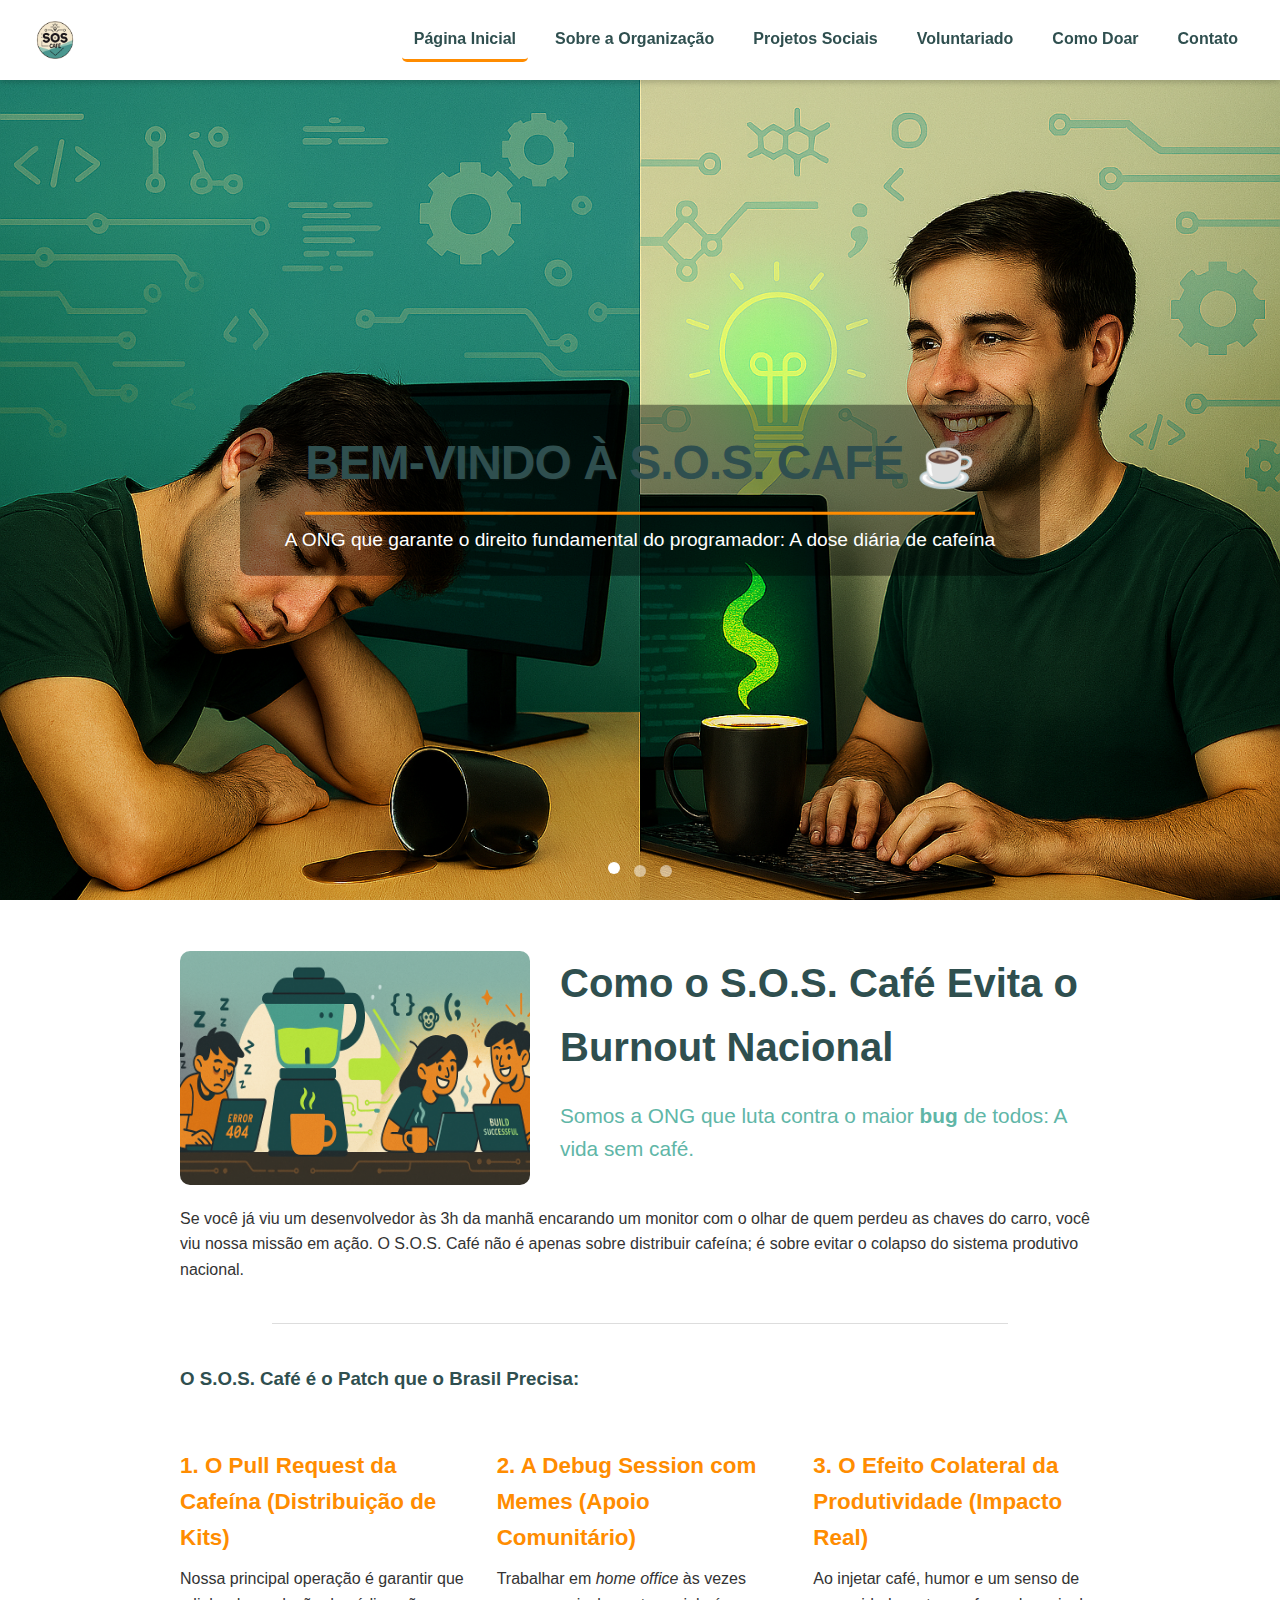
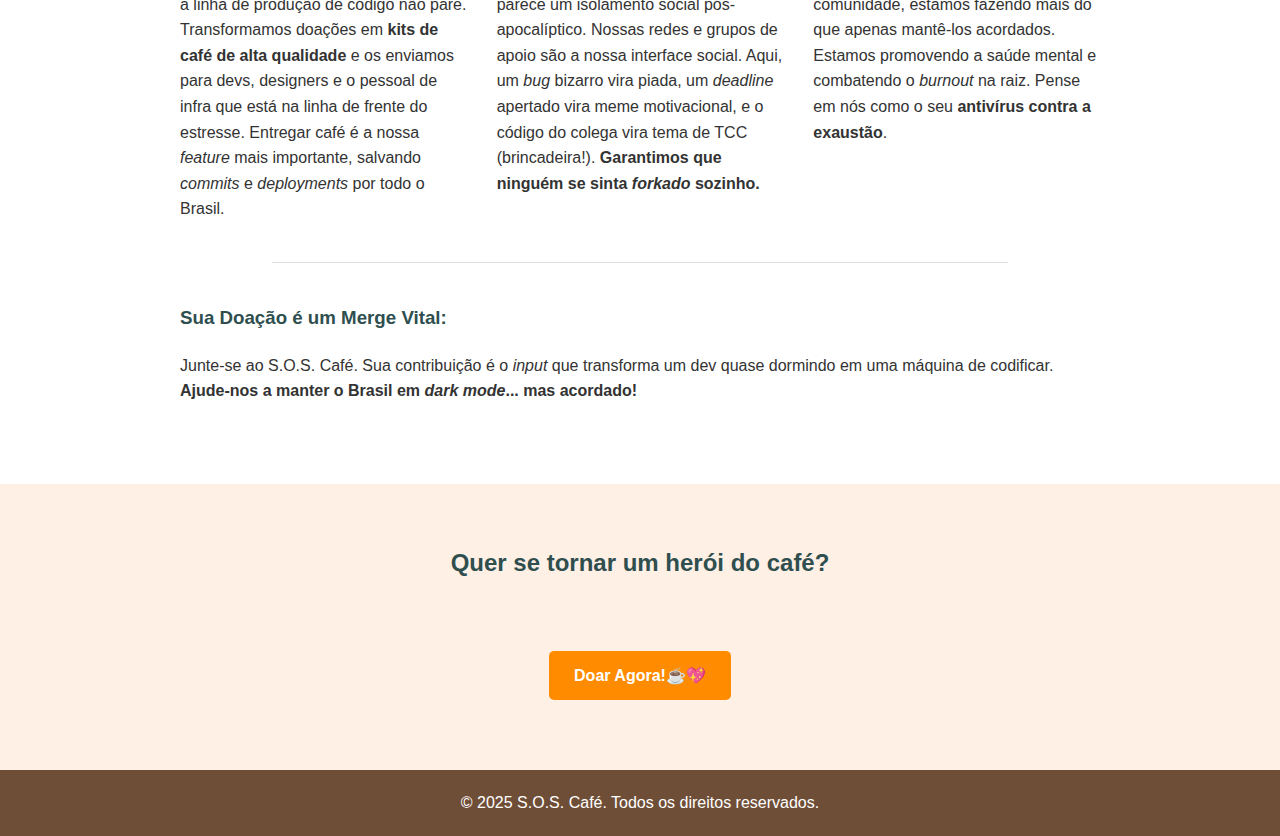
<file: index.html>
<!DOCTYPE html>
<html lang="pt-BR">

<head>
    <meta charset="UTF-8">
    <meta name="viewport" content="width=device-width, initial-scale=1.0">
    <title>S.O.S. Café ☕</title>
    <link rel="stylesheet" href="css/style.css">
    <link rel="icon" type="image/icon" href="img/logo_sem_fundo.ico">
</head>

<body>
    <header class="header">
        <div class="logo">
            <img src="img/logo_sem_fundo.png" alt="S.O.S Café Logo">
        </div>
        <nav class="menu">
            <a href="index.html" class="pagina-atual">Página Inicial</a>
            <a href="sobre.html">Sobre a Organização</a>
            <a href="projetos.html">Projetos Sociais</a>
            <a href="cadastro.html">Voluntariado</a>
            <a href="doacoes.html">Como Doar</a>
            <a href="contato.html">Contato</a>
        </nav>
    </header>
    <!-- HERO / BANNER FULL SCREEN -->
    <section class="hero">
        <div class="hero-content">
            <h1>Bem-vindo à S.O.S. Café ☕</h1>
            <p>A ONG que garante o direito fundamental do programador: A dose diária de cafeína</p>
        </div>
        <div class="banner-container">
            <div class="carousel-slide">
                <img src="img/banner1.png" alt="Banner 1" class="active">
                <img src="img/banner2.png" alt="Banner 2">
                <img src="img/banner3.png" alt="Banner 3">
            </div>
            <!-- Botões de navegação -->
            <button class="prev">&#10094;</button>
            <button class="next">&#10095;</button>
            <!-- Indicadores de bolinhas -->
            <div class="indicators">
                <span class="dot active"></span>
                <span class="dot"></span>
                <span class="dot"></span>
            </div>
        </div>
    </section>
    </br>
    </br>
    <!-- Seção de destaque -->
    <section class="destaque" id="missao">
        <div class="content-missao">
            <div class="content-missao">
                <img src="img/banner_destaque.png" alt="Devs cansados sendo salvos pelo S.O.S. Café" class="imagem-float-esquerda">
                <h2>Como o S.O.S. Café Evita o Burnout Nacional</h2>
                <p class="subtitulo-missao">Somos a ONG que luta contra o maior <strong>bug</strong> de todos: A vida sem café.</p>
                <p>Se você já viu um desenvolvedor às 3h da manhã encarando um monitor com o olhar de quem perdeu as chaves do carro, você viu nossa missão em ação. O S.O.S. Café não é apenas sobre distribuir cafeína; é sobre evitar o colapso do sistema
                    produtivo nacional.</p>
                <hr>
                <h3>O S.O.S. Café é o Patch que o Brasil Precisa:</h3>
                <div class="lista-missoes">
                    <div>
                        <h4>1. O Pull Request da Cafeína (Distribuição de Kits)</h4>
                        <p>Nossa principal operação é garantir que a linha de produção de código não pare. Transformamos doações em <strong>kits de café de alta qualidade</strong> e os enviamos para devs, designers e o pessoal de infra que está na linha
                            de frente do estresse. Entregar café é a nossa <em>feature</em> mais importante, salvando <em>commits</em> e <em>deployments</em> por todo o Brasil.</p>
                    </div>
                    <div>
                        <h4>2. A Debug Session com Memes (Apoio Comunitário)</h4>
                        <p>Trabalhar em <em>home office</em> às vezes parece um isolamento social pós-apocalíptico. Nossas redes e grupos de apoio são a nossa interface social. Aqui, um <em>bug</em> bizarro vira piada, um <em>deadline</em> apertado vira
                            meme motivacional, e o código do colega vira tema de TCC (brincadeira!). <strong>Garantimos que ninguém se sinta <em>forkado</em> sozinho.</strong></p>
                    </div>
                    <div>
                        <h4>3. O Efeito Colateral da Produtividade (Impacto Real)</h4>
                        <p>Ao injetar café, humor e um senso de comunidade, estamos fazendo mais do que apenas mantê-los acordados. Estamos promovendo a saúde mental e combatendo o <em>burnout</em> na raiz. Pense em nós como o seu <strong>antivírus contra a exaustão</strong>.</p>
                    </div>
                </div>
                <hr>
                <div class="chamada-doacao">
                    <h3>Sua Doação é um Merge Vital:</h3>
                    <p>Junte-se ao S.O.S. Café. Sua contribuição é o <em>input</em> que transforma um dev quase dormindo em uma máquina de codificar. <strong>Ajude-nos a manter o Brasil em <em>dark mode</em>... mas acordado!</strong></p>
                </div>
            </div>
        </div>
    </section>
    <!-- Seção de Ação -->
    <section class="acao">
        <h2>Quer se tornar um herói do café?<br><br></h2>
        <a href="doacoes.html" class="botao-principal" style="background-color: #FF8C00; color: white; padding: 12px 25px; border-radius: 5px; text-decoration: none; font-weight: bold; margin: 10px; display: inline-block;">
            <i class="fas fa-donate"></i> Doar Agora!☕💖 </a>


    </section>

    <!-- Footer -->
    <footer>
        <p>&copy; 2025 S.O.S. Café. Todos os direitos reservados.</p>
    </footer>

    <script src="js/script.js"></script>
</body>

</html>
</file>
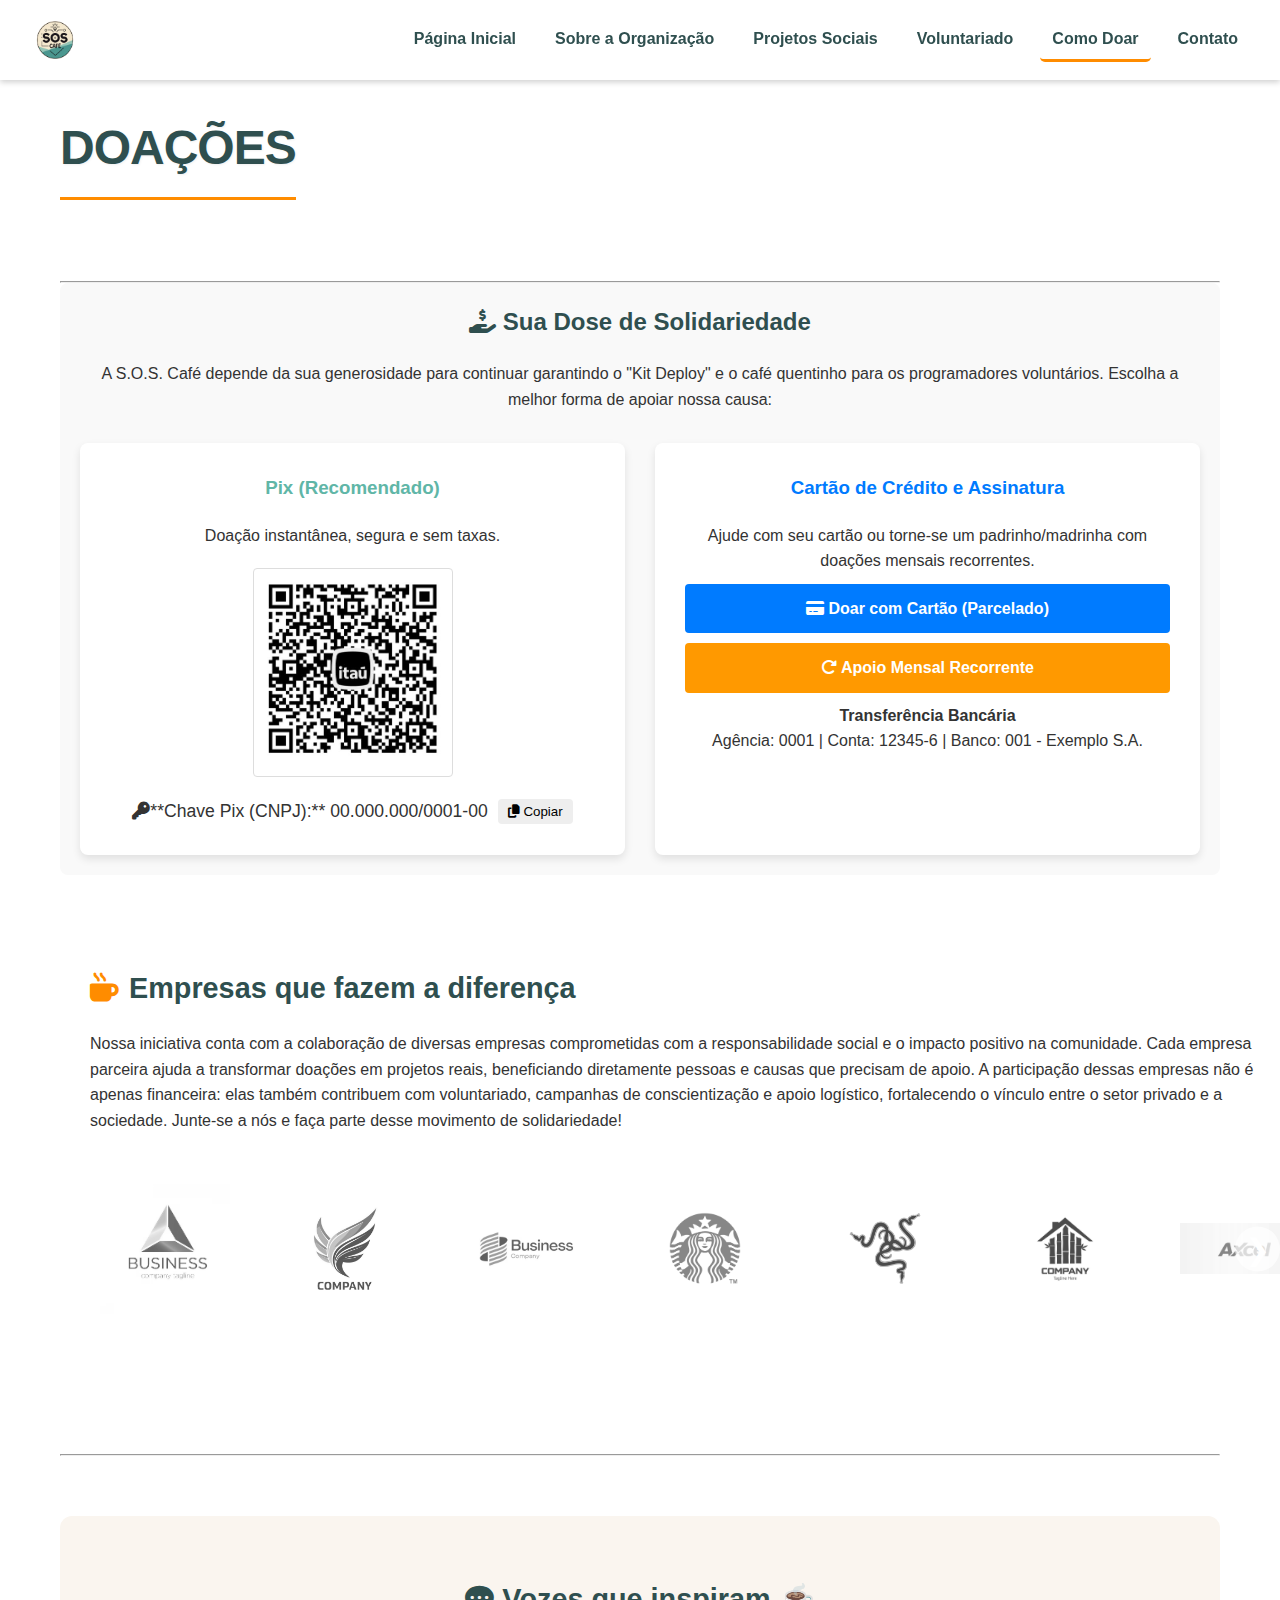
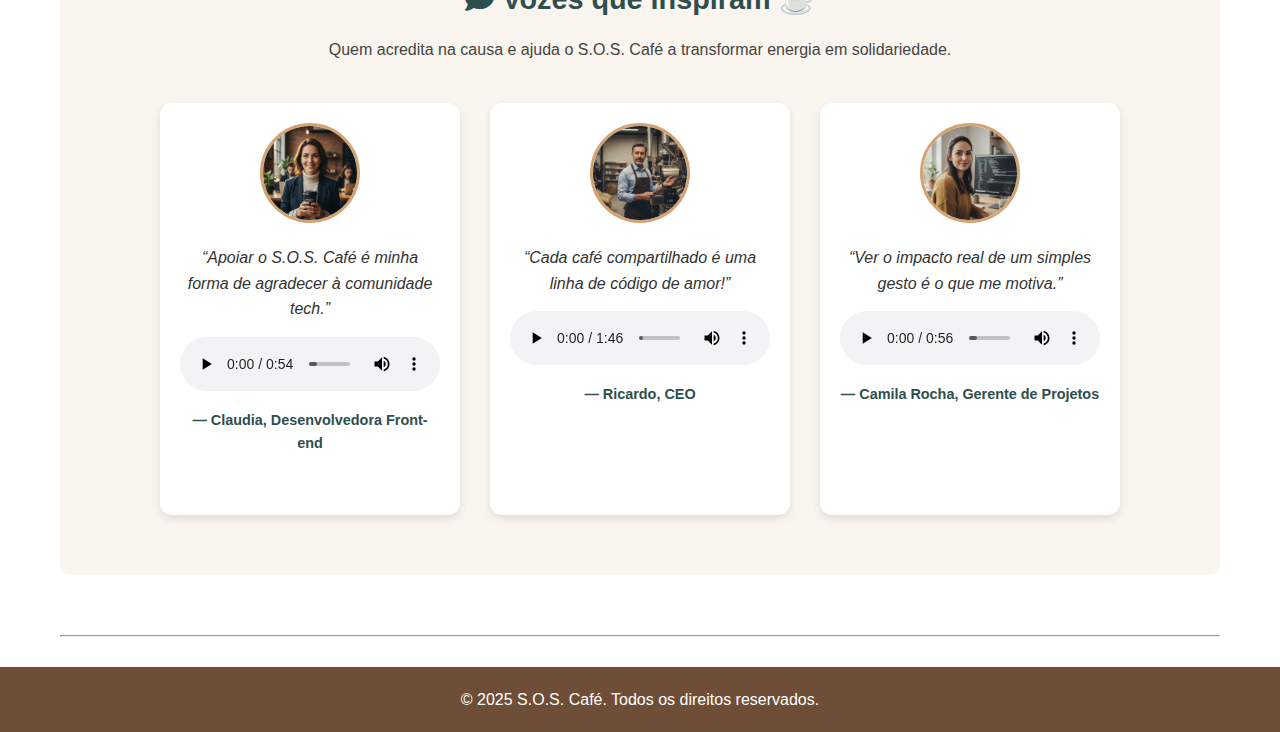
<file: doacoes.html>
<!DOCTYPE html>
<html lang="pt-br">

<head>
    <meta charset="UTF-8">
    <meta name="viewport" content="width=device-width, initial-scale=1.0">
    <title>Página de Doações | S.O.S. Café ☕</title>
    <link rel="stylesheet" href="https://cdnjs.cloudflare.com/ajax/libs/font-awesome/6.5.2/css/all.min.css">
    <link rel="icon" type="image/icon" href="img/logo_sem_fundo.ico">
    <link rel="stylesheet" href="css/style.css">
    <link rel="stylesheet" href="css/doacoes.css">
</head>

<body>
    <header class="header">
        <div class="logo">
            <img src="img/logo_sem_fundo.png" alt="S.O.S Café Logo">
        </div>
        <nav class="menu">
            <a href="index.html">Página Inicial</a>
            <a href="sobre.html">Sobre a Organização</a>
            <a href="projetos.html">Projetos Sociais</a>
            <a href="cadastro.html">Voluntariado</a>
            <a href="doacoes.html" class="pagina-atual">Como Doar</a>
            <a href="contato.html">Contato</a>
        </nav>
    </header>
    <section class="content-principal">
        <section class="pagina-doacoes">

            <div class="bloco-texto texto-centralizado">
                <h1>Doações</h1>

            </div>
            <br>
            <br>
            <hr>
            <div class="doacoes-metodos">

                <h2><i class="fas fa-hand-holding-usd"></i> Sua Dose de Solidariedade</h2>
                <p>A S.O.S. Café depende da sua generosidade para continuar garantindo o "Kit Deploy" e o café quentinho para os programadores voluntários. Escolha a melhor forma de apoiar nossa causa:</p>

                <div class="metodos-grid">

                    <div class="metodo-card pix-card">
                        <h3>Pix (Recomendado)</h3>
                        <p>Doação instantânea, segura e sem taxas.</p>

                        <div class="qrcode-area">
                            <img src="img/pix.JPG" alt="QR Code Pix da S.O.S. Café" class="qr-code-img">
                        </div>

                        <p class="chave-pix">
                            <i class="fas fa-key"></i> **Chave Pix (CNPJ):** 00.000.000/0001-00
                            <button class="btn-copy-chave" data-chave="00000000000100" title="Copiar chave"><i class="fas fa-copy"></i> Copiar</button>
                        </p>
                    </div>

                    <div class="metodo-card cartao-card">
                        <h3>Cartão de Crédito e Assinatura</h3>
                        <p>Ajude com seu cartão ou torne-se um padrinho/madrinha com doações mensais recorrentes.</p>

                        <a href="#" class="btn-doar btn-cartao"><i class="fas fa-credit-card"></i> 
                            Doar com Cartão (Parcelado)</a>
                        <a href="#" class="btn-doar btn-recorrente"><i class="fas fa-redo-alt"></i> Apoio Mensal Recorrente</a>
                        <div class="dados-bancarios">
                            <h4>Transferência Bancária</h4>
                            <p>Agência: 0001 | Conta: 12345-6 | Banco: 001 - Exemplo S.A.</p>
                        </div>
                    </div>

                </div>
            </div>
            <div class="projeto-bloco">

                <div class="bloco-texto texto-centralizado">
                    <div class="projeto-info-coluna">
                        <h3><i class="fas fa-mug-hot"></i>Empresas que fazem a diferença</h3>
                        <p>Nossa iniciativa conta com a colaboração de diversas empresas comprometidas com a responsabilidade social e o impacto positivo na comunidade. Cada empresa parceira ajuda a transformar doações em projetos reais, beneficiando diretamente
                            pessoas e causas que precisam de apoio. A participação dessas empresas não é apenas financeira: elas também contribuem com voluntariado, campanhas de conscientização e apoio logístico, fortalecendo o vínculo entre o setor privado
                            e a sociedade. Junte-se a nós e faça parte desse movimento de solidariedade! </p>



                        <div class="carousel-container">
                            <button class="prev">&#10094;</button>
                            <div class="carousel doacoes-logos-galeria">
                                <img src="img/empresa1.jpg" alt="Pessoas em networking tomando café">
                                <img src="img/empresa2.jpg" alt="Encontro de profissionais de TI">
                                <img src="img/empresa3.jpg" alt="Roda de conversa">
                                <img src="img/empresa4.jpg" alt="Happy hour solidário">
                                <img src="img/empresa5.jpg" alt="Mesa de café">
                                <img src="img/empresa6.jpg" alt="Workshop sobre equilíbrio">
                                <img src="img/empresa7.jpg" alt="Pessoas em networking tomando café">
                                <img src="img/empresa8.jpg" alt="Encontro de profissionais de TI">
                                <img src="img/empresa9.jpg" alt="Roda de conversa">
                                <img src="img/empresa10.jpg" alt="Happy hour solidário">
                                <img src="img/empresa11.jpg" alt="Mesa de café">
                                <img src="img/empresa12.jpg" alt="Workshop sobre equilíbrio">
                                <img src="img/empresa13.png" alt="Pessoas em networking tomando café">
                                <img src="img/empresa14.jpg" alt="Encontro de profissionais de TI">
                                <img src="img/empresa15.jfif" alt="Roda de conversa">
                                <img src="img/empresa16.jpg" alt="Happy hour solidário">
                                <img src="img/empresa17.jpg" alt="Mesa de café">
                                <img src="img/empresa18.png" alt="Workshop sobre equilíbrio">
                                <img src="img/empresa19.jpg" alt="Pessoas em networking tomando café">
                                <img src="img/empresa20.jpg" alt="Encontro de profissionais de TI">
                                <img src="img/empresa21.jpg" alt="Roda de conversa">
                                <img src="img/empresa22.jpg" alt="Happy hour solidário">
                                <img src="img/empresa23.png" alt="Mesa de café">
                                <img src="img/empresa24.png" alt="Workshop sobre equilíbrio">
                                <img src="img/empresa25.jpg" alt="Pessoas em networking tomando café">
                                <img src="img/empresa26.png" alt="Encontro de profissionais de TI">
                                <img src="img/empresa27.jfif" alt="Roda de conversa">
                                <img src="img/empresa28.png" alt="Happy hour solidário">
                                <img src="img/empresa29.png" alt="Mesa de café">
                                <img src="img/empresa30.jpg" alt="Workshop sobre equilíbrio">
                            </div>
                            <button class="next">&#10095;</button>
                        </div>
                    </div>
                </div>

            </div>
            <hr>
            <section class="depoimentos">
                <h3><i class="fas fa-comment-dots"></i> Vozes que inspiram ☕</h3>
                <p>Quem acredita na causa e ajuda o S.O.S. Café a transformar energia em solidariedade.</p>

                <div class="depoimentos-grid">
                    <div class="depoimento-card">
                        <img src="img/doador1.jpg" alt="Foto de colaborador 1">
                        <blockquote>“Apoiar o S.O.S. Café é minha forma de agradecer à comunidade tech.”</blockquote>
                        <audio controls>
        <source src="audio/depoimento1.mp3" type="audio/mpeg">
        Seu navegador não suporta o áudio.
      </audio>
                        <p class="nome">— Claudia, Desenvolvedora Front-end</p>
                    </div>

                    <div class="depoimento-card">
                        <img src="img/doador2.jpg" alt="Foto de colaborador 2">
                        <blockquote>“Cada café compartilhado é uma linha de código de amor!”</blockquote>
                        <audio controls>
        <source src="audio/depoimento2.mp3" type="audio/mpeg">
        Seu navegador não suporta o áudio.
      </audio>
                        <p class="nome">— Ricardo, CEO</p>
                    </div>

                    <div class="depoimento-card">
                        <img src="img/doador3.jpg" alt="Foto de colaborador 3">
                        <blockquote>“Ver o impacto real de um simples gesto é o que me motiva.”</blockquote>
                        <audio controls>
        <source src="audio/depoimento3.mp3" type="audio/mpeg">
        Seu navegador não suporta o áudio.
      </audio>
                        <p class="nome">— Camila Rocha, Gerente de Projetos</p>
                    </div>
                </div>
            </section>

            <hr>
            <div id="lightbox" class="lightbox">
                <span class="close">&times;</span>
                <img class="lightbox-content" id="lightbox-img">
            </div>

        </section>
    </section>


    <footer class="footer">
        <p>&copy; 2025 S.O.S. Café. Todos os direitos reservados.</p>
    </footer>
    <script src="js/script.js"></script>
</body>

</html>
</file>
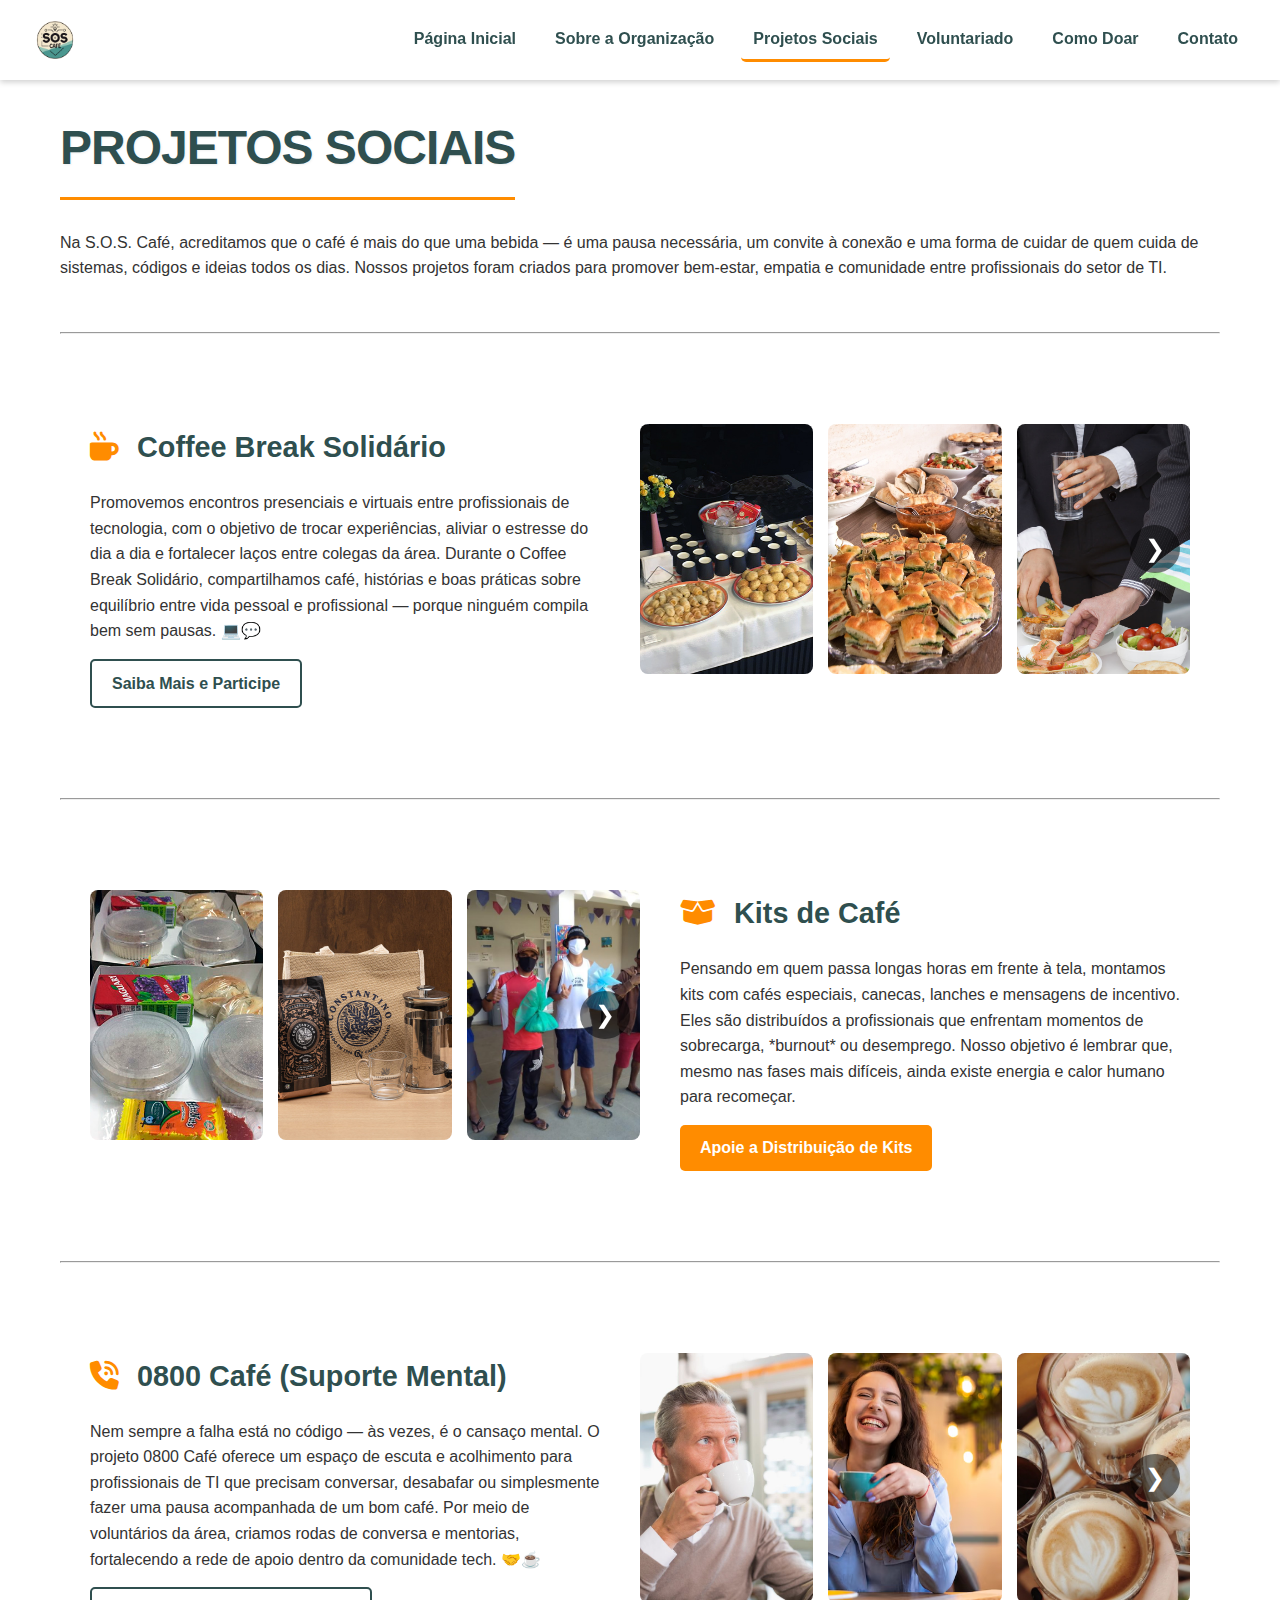
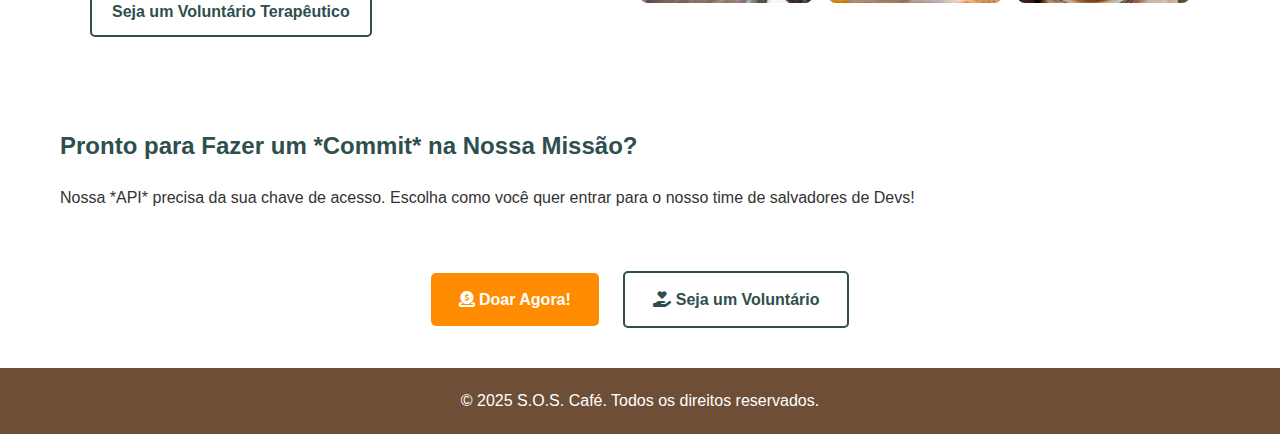
<file: projetos.html>
<!DOCTYPE html>
<html lang="pt-br">

<head>
    <meta charset="UTF-8">
    <meta name="viewport" content="width=device-width, initial-scale=1.0">
    <title>Página de Doações | S.O.S. Café ☕</title>
    <link rel="stylesheet" href="https://cdnjs.cloudflare.com/ajax/libs/font-awesome/6.5.2/css/all.min.css">
    <link rel="icon" type="image/png" href="img/favicon.png">
    <link rel="stylesheet" href="css/style.css">
</head>

<body>
    <header class="header">
        <div class="logo">
            <img src="img/logo_sem_fundo.png" alt="S.O.S Café Logo">
        </div>
        <nav class="menu">
            <a href="index.html">Página Inicial</a>
            <a href="sobre.html">Sobre a Organização</a>
            <a href="projetos.html" class="pagina-atual">Projetos Sociais</a>
            <a href="cadastro.html">Voluntariado</a>
            <a href="doacoes.html">Como Doar</a>
            <a href="contato.html">Contato</a>
        </nav>
    </header>
    <section class="content-principal">

        <div class="bloco-texto texto-centralizado">
            <h1>Projetos Sociais</h1>
            <p>Na S.O.S. Café, acreditamos que o café é mais do que uma bebida — é uma pausa necessária, um convite à conexão e uma forma de cuidar de quem cuida de sistemas, códigos e ideias todos os dias. Nossos projetos foram criados para promover bem-estar,
                empatia e comunidade entre profissionais do setor de TI.</p>
        </div>
        <br>
        <br>
        <hr>

        <div class="projeto-bloco">

            <div class="projeto-info-coluna">
                <h3><i class="fas fa-mug-hot"></i> Coffee Break Solidário</h3>
                <p>Promovemos encontros presenciais e virtuais entre profissionais de tecnologia, com o objetivo de trocar experiências, aliviar o estresse do dia a dia e fortalecer laços entre colegas da área. Durante o Coffee Break Solidário, compartilhamos
                    café, histórias e boas práticas sobre equilíbrio entre vida pessoal e profissional — porque ninguém compila bem sem pausas. 💻💬 </p>
                <a href="contato.html" class="botao-secundario-projeto">Saiba Mais e Participe</a>
            </div>

            <div class="carousel-container">
                <button class="prev">&#10094;</button>
                <div class="carousel">
                    <img src="img/CB1.jpg" alt="Pessoas em networking tomando café">
                    <img src="img/CB2.jfif" alt="Encontro de profissionais de TI">
                    <img src="img/CB3.jpg" alt="Roda de conversa">
                    <img src="img/CB4.png" alt="Happy hour solidário">
                    <img src="img/CB5.jpg" alt="Mesa de café">
                    <img src="img/CB6.jfif" alt="Workshop sobre equilíbrio">
                    <img src="img/CB7.jfif" alt="Palestra e café">
                    <img src="img/CB8.jpg" alt="Networking descontraído">
                </div>
                <button class="next">&#10095;</button>
            </div>

        </div>

        <hr>

        <div class="projeto-bloco reverse">

            <div class="projeto-info-coluna">
                <h3><i class="fas fa-box-open"></i> Kits de Café</h3>
                <p>Pensando em quem passa longas horas em frente à tela, montamos kits com cafés especiais, canecas, lanches e mensagens de incentivo. Eles são distribuídos a profissionais que enfrentam momentos de sobrecarga, *burnout* ou desemprego. Nosso
                    objetivo é lembrar que, mesmo nas fases mais difíceis, ainda existe energia e calor humano para recomeçar. </p>
                <a href="doacoes.html" class="botao-principal-projeto">Apoie a Distribuição de Kits</a>
            </div>

            <div class="carousel-container">
                <button class="prev">&#10094;</button>
                <div class="carousel">
                    <img src="img/KIT1.jpg" alt="Kit sendo entregue">
                    <img src="img/KIT2.jpg" alt="Conteúdo do kit">
                    <img src="img/KIT3.jpeg" alt="Caixa de doação">
                    <img src="img/KIT4.jpg" alt="Devs recebendo kits">
                    <img src="img/KIT5.jpg" alt="Produtos gourmet">
                    <img src="img/KIT6.jpg" alt="Montagem dos kits">
                </div>
                <button class="next">&#10095;</button>
            </div>

        </div>

        <hr>

        <div class="projeto-bloco">

            <div class="projeto-info-coluna">
                <h3><i class="fas fa-phone-volume"></i> 0800 Café (Suporte Mental)</h3>
                <p>Nem sempre a falha está no código — às vezes, é o cansaço mental. O projeto 0800 Café oferece um espaço de escuta e acolhimento para profissionais de TI que precisam conversar, desabafar ou simplesmente fazer uma pausa acompanhada de um
                    bom café. Por meio de voluntários da área, criamos rodas de conversa e mentorias, fortalecendo a rede de apoio dentro da comunidade tech. 🤝☕ </p>
                <a href="cadastro.html" class="botao-secundario-projeto">Seja um Voluntário Terapêutico</a>
            </div>

            <div class="carousel-container">
                <button class="prev">&#10094;</button>
                <div class="carousel">
                    <img src="img/0800_1.jpg" alt="Voluntário em chamada de apoio">
                    <img src="img/0800_2.jpg" alt="Apoio mental online">
                    <img src="img/0800_3.jpg" alt="Roda de mentoria">
                    <img src="img/0800_4.jpg" alt="Mão segurando telefone">
                    <img src="img/0800_5.jpeg" alt="Sessão de coaching">
                    <img src="img/0800_6.jpg" alt="Grupo de apoio">
                    <img src="img/0800_7.jpg" alt="Dev conversando com mentor">
                    <img src="img/0800_8.jpg" alt="Símbolo de paz de espírito">
                </div>
                <button class="next">&#10095;</button>
            </div>

        </div>

        <div id="lightbox" class="lightbox">
            <span class="close">&times;</span>
            <img class="lightbox-content" id="lightbox-img">
        </div>

        <div class="chamada-doacao">
            <h2>Pronto para Fazer um *Commit* na Nossa Missão?</h2>
            <p>Nossa *API* precisa da sua chave de acesso. Escolha como você quer entrar para o nosso time de salvadores de Devs!</p>

            <div class="botoes-cta">
                <a href="doacoes.html" class="botao-principal">
                    <i class="fas fa-donate"></i> Doar Agora!
                </a>
                <a href="cadastro.html" class="botao-secundario">
                    <i class="fas fa-hand-holding-heart"></i> Seja um Voluntário
                </a>
            </div>
        </div>
    </section>


    <footer class="footer">
        <p>&copy; 2025 S.O.S. Café. Todos os direitos reservados.</p>
    </footer>
    <script src="js/script.js"></script>
</body>

</html>
</file>
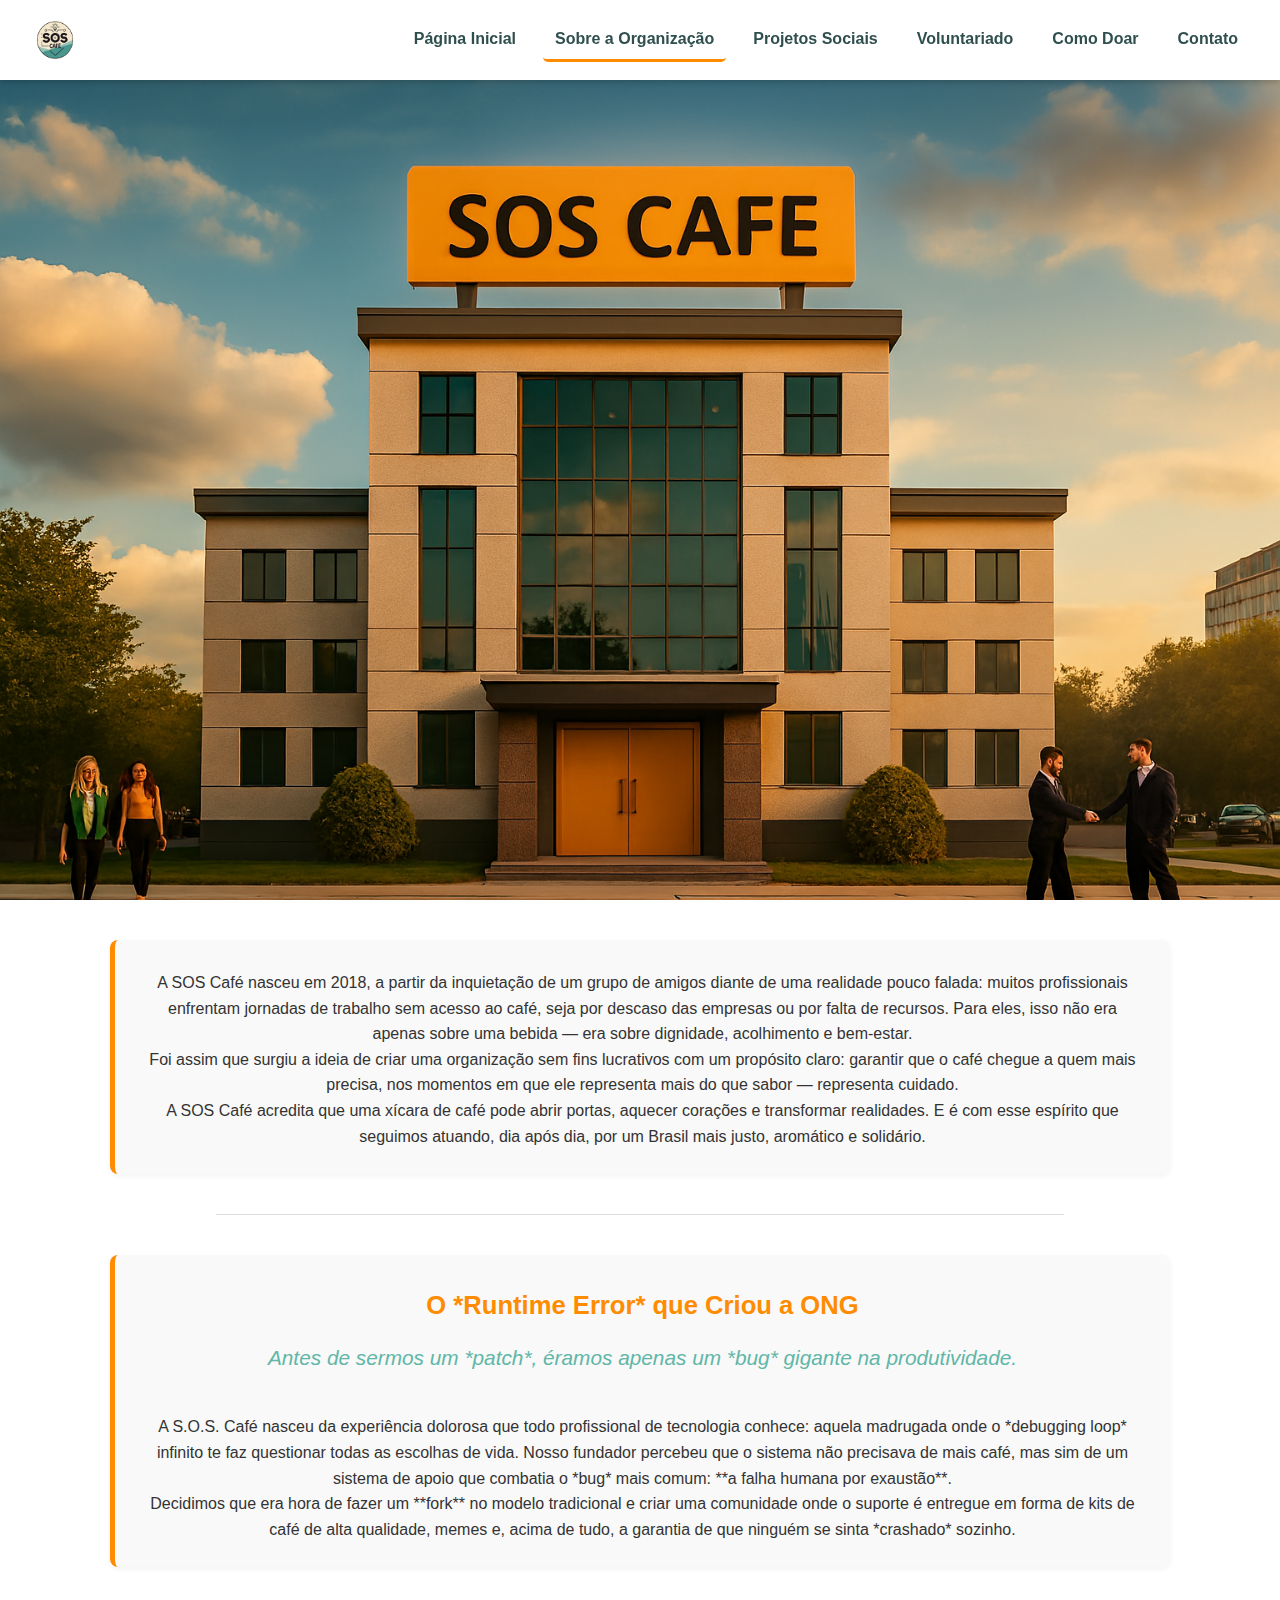
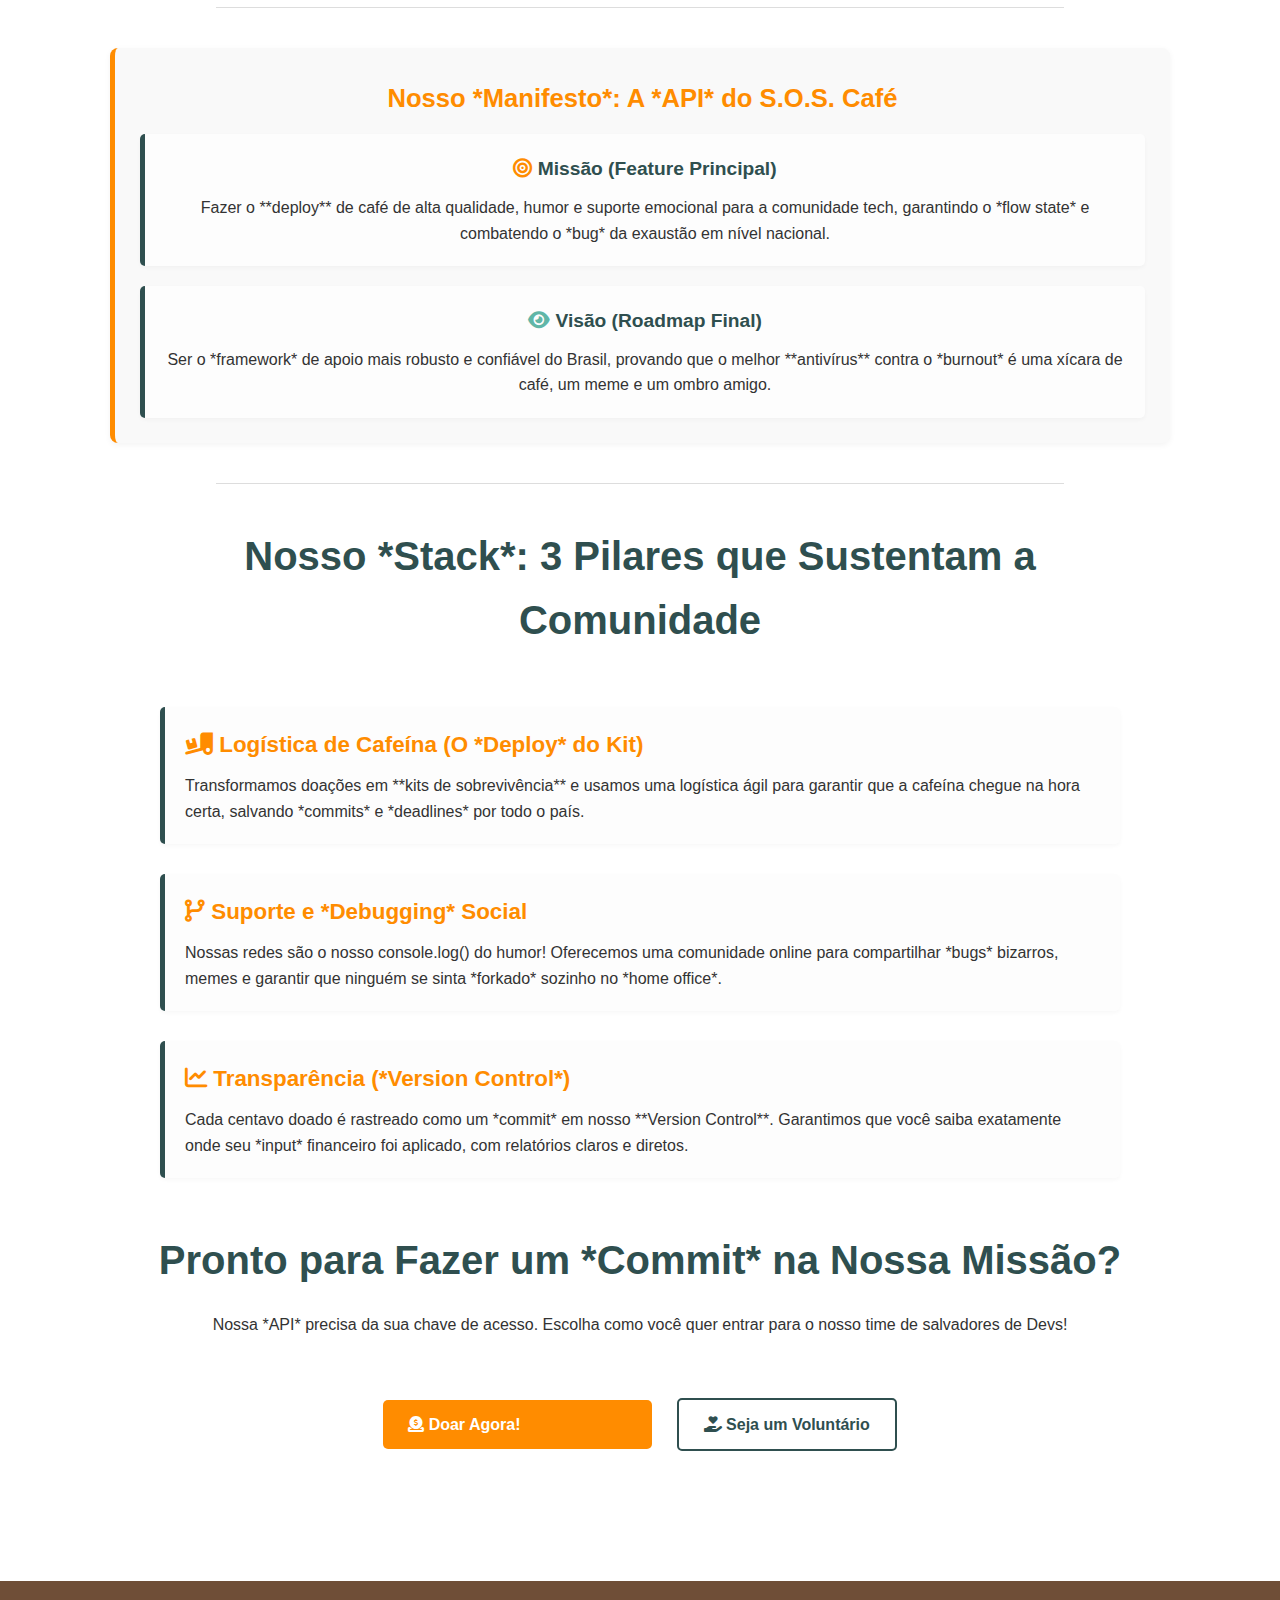
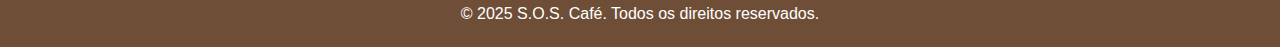
<file: sobre.html>
<!DOCTYPE html>
<html lang="pt-br">

<head>
    <meta charset="UTF-8">
    <meta name="viewport" content="width=device-width, initial-scale=1.0">
    <title>Página de Doações | S.O.S. Café ☕</title>
    <link rel="stylesheet" href="https://cdnjs.cloudflare.com/ajax/libs/font-awesome/6.5.2/css/all.min.css">
    <link rel="icon" type="image/icon" href="img/logo_sem_fundo.ico">
    <link rel="stylesheet" href="css/style.css">
    <link rel="stylesheet" href="css/sobre.css">

</head>

<body>
    <header class="header">
        <div class="logo">
            <img src="img/logo_sem_fundo.png" alt="S.O.S Café Logo">
        </div>
        <nav class="menu">
            <a href="index.html">Página Inicial</a>
            <a href="sobre.html" class="pagina-atual">Sobre a Organização</a>
            <a href="projetos.html">Projetos Sociais</a>
            <a href="cadastro.html">Voluntariado</a>
            <a href="doacoes.html">Como Doar</a>
            <a href="contato.html">Contato</a>
        </nav>
    </header>
    <main>
        <section class="hero">
            <div class="banner-container">
                <div class="carousel-slide">
                    <img src="img/banner5.png" alt="Banner 2" class="active">
                </div>
            </div>
        </section>
        <section class="hero-page-banner">
            <section class="destaque" id="missao" style="text-align: center;">
                <div class="bloco-texto">
                    <p>A SOS Café nasceu em 2018, a partir da inquietação de um grupo de amigos diante de uma realidade pouco falada: muitos profissionais enfrentam jornadas de trabalho sem acesso ao café, seja por descaso das empresas ou por falta de recursos.
                        Para eles, isso não era apenas sobre uma bebida — era sobre dignidade, acolhimento e bem-estar.</p>
                    <p>Foi assim que surgiu a ideia de criar uma organização sem fins lucrativos com um propósito claro: garantir que o café chegue a quem mais precisa, nos momentos em que ele representa mais do que sabor — representa cuidado.</p>
                    <p>A SOS Café acredita que uma xícara de café pode abrir portas, aquecer corações e transformar realidades. E é com esse espírito que seguimos atuando, dia após dia, por um Brasil mais justo, aromático e solidário.</p>
                </div>
                <hr>
                <div class="bloco-texto">
                    <h2>O *Runtime Error* que Criou a ONG</h2>
                    <p class="subtitulo-missao">Antes de sermos um *patch*, éramos apenas um *bug* gigante na produtividade.</p>
                    <p>A S.O.S. Café nasceu da experiência dolorosa que todo profissional de tecnologia conhece: aquela madrugada onde o *debugging loop* infinito te faz questionar todas as escolhas de vida. Nosso fundador percebeu que o sistema não precisava
                        de mais café, mas sim de um sistema de apoio que combatia o *bug* mais comum: **a falha humana por exaustão**.</p>
                    <p>Decidimos que era hora de fazer um **fork** no modelo tradicional e criar uma comunidade onde o suporte é entregue em forma de kits de café de alta qualidade, memes e, acima de tudo, a garantia de que ninguém se sinta *crashado* sozinho.
                    </p>
                </div>
                <hr>
                <div class="bloco-texto">
                    <h2>Nosso *Manifesto*: A *API* do S.O.S. Café</h2>
                    <div class="manifesto-lista">
                        <div class="manifesto-item">
                            <h4><i class="fas fa-bullseye" style="color:#FF8C00;"></i> Missão (Feature Principal)</h4>
                            <p>Fazer o **deploy** de café de alta qualidade, humor e suporte emocional para a comunidade tech, garantindo o *flow state* e combatendo o *bug* da exaustão em nível nacional.</p>
                        </div>
                        <div class="manifesto-item">
                            <h4><i class="fas fa-eye" style="color:#60B6A7;"></i> Visão (Roadmap Final)</h4>
                            <p>Ser o *framework* de apoio mais robusto e confiável do Brasil, provando que o melhor **antivírus** contra o *burnout* é uma xícara de café, um meme e um ombro amigo.</p>
                        </div>
                    </div>
                </div>
                <hr>
                <div class="content-missao">
                    <h2>Nosso *Stack*: 3 Pilares que Sustentam a Comunidade</h2>
                    <div class="lista-missoes">
                        <div>
                            <h4><i class="fas fa-truck-loading"></i> Logística de Cafeína (O *Deploy* do Kit)</h4>
                            <p>Transformamos doações em **kits de sobrevivência** e usamos uma logística ágil para garantir que a cafeína chegue na hora certa, salvando *commits* e *deadlines* por todo o país.</p>
                        </div>
                        <div>
                            <h4><i class="fas fa-code-branch"></i> Suporte e *Debugging* Social</h4>
                            <p>Nossas redes são o nosso console.log() do humor! Oferecemos uma comunidade online para compartilhar *bugs* bizarros, memes e garantir que ninguém se sinta *forkado* sozinho no *home office*.</p>
                        </div>
                        <div>
                            <h4><i class="fas fa-chart-line"></i> Transparência (*Version Control*)</h4>
                            <p>Cada centavo doado é rastreado como um *commit* em nosso **Version Control**. Garantimos que você saiba exatamente onde seu *input* financeiro foi aplicado, com relatórios claros e diretos.</p>
                        </div>
                    </div>

                </div>
                <div class="chamada-doacao" style="text-align: center; margin-top: 50px;">
                    <h2>Pronto para Fazer um *Commit* na Nossa Missão?</h2>
                    <p>Nossa *API* precisa da sua chave de acesso. Escolha como você quer entrar para o nosso time de salvadores de Devs!</p>
                    <div class="botoes-cta">
                        <a href="doacoes.html" class="botao-principal" style="background-color: #FF8C00; color: white; padding: 12px 25px; border-radius: 5px; text-decoration: none; font-weight: bold; margin: 10px; display: inline-block;">
                            <i class="fas fa-donate"></i> Doar Agora!                         </a>
                        <a href="cadastro.html" class="botao-secundario" style="background-color: transparent; color: #2F4F4F; border: 2px solid #2F4F4F; padding: 12px 25px; border-radius: 5px; text-decoration: none; font-weight: bold; margin: 10px; display: inline-block;">
                            <i class="fas fa-hand-holding-heart"></i> Seja um Voluntário
                        </a>
                    </div>
                </div>
            </section>
        </section>
    </main>
    <footer class="footer">
        <p>&copy; 2025 S.O.S. Café. Todos os direitos reservados.</p>
    </footer>
</body>

</html>
</file>
<file: css/doacoes.css>
/* ---------------------------------------------------- */


/* LAYOUT GERAL DA PÁGINA DE DOAÇÕES */


/* ---------------------------------------------------- */

.content-doacoes {
    padding: 20px;
    max-width: 1200px;
    margin: 0 auto;
}

.doacoes-metodos {
    margin-bottom: 50px;
    padding: 20px;
    background-color: #f9f9f9;
    border-radius: 8px;
    text-align: center;
}


/* GRID DOS CARTÕES DE DOAÇÃO */

.metodos-grid {
    display: flex;
    flex-wrap: wrap;
    gap: 30px;
    justify-content: center;
    margin-top: 30px;
}

.metodo-card {
    flex: 1 1 45%;
    /* Ocupa cerca de metade da largura em telas grandes */
    min-width: 300px;
    background-color: white;
    padding: 30px;
    border-radius: 8px;
    box-shadow: 0 4px 8px rgba(0, 0, 0, 0.1);
    text-align: center;
}

.pix-card h3 {
    color: #60B6A7;
}


/* Cor do Pix */

.cartao-card h3 {
    color: #007bff;
}


/* Cor azul para cartão */


/* Botões */

.btn-doar {
    display: block;
    padding: 12px;
    margin: 10px 0;
    border-radius: 4px;
    text-decoration: none;
    font-weight: bold;
    transition: background-color 0.3s;
}

.btn-cartao {
    background-color: #007bff;
    color: white;
}

.btn-cartao:hover {
    background-color: #0056b3;
}

.btn-recorrente {
    background-color: #ff9900;
    color: white;
}

.btn-recorrente:hover {
    background-color: #cc7a00;
}


/* Área do QR Code */

.qrcode-area {
    margin: 20px auto;
    width: 200px;
    border: 1px solid #ddd;
    padding: 10px;
    border-radius: 4px;
}

.qr-code-img {
    max-width: 100%;
    height: auto;
}

.chave-pix {
    font-size: 1.1em;
    font-weight: 500;
    margin-top: 15px;
    display: flex;
    align-items: center;
    justify-content: center;
}

.btn-copy-chave {
    background: #eee;
    border: none;
    padding: 5px 10px;
    margin-left: 10px;
    cursor: pointer;
    border-radius: 4px;
    transition: background-color 0.2s;
}

.btn-copy-chave:hover {
    background-color: #ddd;
}


/* --- CSS para ANULAR QUALQUER RESTRIÇÃO DE LARGURA --- */


/* CONTAINER PAI DO CARROSSEL (Provavelmente .projeto-info-coluna ou .bloco-texto) */

.projeto-info-coluna {
    /* Garante que o container pai se expanda ao máximo. REMOVA se estiver bagunçando outro elemento! */
    width: 100%;
    /* Remova qualquer max-width que possa ter sido setado antes: */
    max-width: none !important;
}

.carousel-container {
    position: relative;
    width: 100%;
    overflow: hidden;
    margin: 40px auto;
    max-width: 1200px;
}

.carousel {
    display: flex;
    transition: transform 0.5s ease-in-out;
    gap: 30px;
}

.carousel img {
    width: 150px;
    height: auto;
    object-fit: contain;
    flex-shrink: 0;
    border-radius: 8px;
    background-color: #fff;
    padding: 10px;
    filter: grayscale(100%);
    opacity: 0.7;
    transition: all 0.3s ease;
}

.carousel img:hover {
    filter: grayscale(0%);
    opacity: 1;
    transform: scale(1.05);
}


/* Botões */

.carousel-container button {
    position: absolute;
    top: 50%;
    transform: translateY(-50%);
    background-color: rgba(255, 255, 255, 0.7);
    border: none;
    font-size: 30px;
    cursor: pointer;
    padding: 5px 10px;
    border-radius: 50%;
    transition: background-color 0.3s;
    z-index: 2;
}

.carousel-container button:hover {
    background-color: #ddd;
}

.carousel-container .prev {
    left: 10px;
}

.carousel-container .next {
    right: 10px;
}

.depoimentos {
    text-align: center;
    padding: 60px 20px;
    background-color: #faf5ef;
    border-radius: 12px;
    margin: 60px auto;
    max-width: 1200px;
}

.depoimentos h3 {
    font-size: 1.8rem;
    color: #2f4f4f;
    margin-bottom: 10px;
}

.depoimentos p {
    color: #444;
    margin-bottom: 40px;
    font-size: 1rem;
}

.depoimentos-grid {
    display: flex;
    flex-wrap: wrap;
    justify-content: center;
    gap: 30px;
}

.depoimento-card {
    background-color: #fff;
    border-radius: 12px;
    box-shadow: 0 4px 8px rgba(0, 0, 0, 0.1);
    width: 300px;
    padding: 20px;
    transition: transform 0.3s ease, box-shadow 0.3s ease;
}

.depoimento-card:hover {
    transform: translateY(-5px);
    box-shadow: 0 6px 14px rgba(0, 0, 0, 0.15);
}

.depoimento-card img {
    width: 100px;
    height: 100px;
    border-radius: 50%;
    object-fit: cover;
    margin-bottom: 15px;
    border: 3px solid #d4a373;
}

.depoimento-card blockquote {
    font-style: italic;
    color: #333;
    margin-bottom: 15px;
    font-size: 1rem;
}

.depoimento-card audio {
    width: 100%;
    margin-bottom: 10px;
}

.depoimento-card .nome {
    font-weight: bold;
    color: #2f4f4f;
    font-size: 0.9rem;
}
</file>
<file: css/sobre.css>
/* Container principal */

.hero-page-banner {
    max-width: 1100px;
    margin: 0 auto;
    padding: 40px 20px;
    background-color: #fff;
}


/* Blocos de texto */

.bloco-texto {
    margin-bottom: 40px;
    padding: 25px;
    background-color: #f9f9f9;
    border-left: 5px solid #FF8C00;
    border-radius: 8px;
    box-shadow: 0 2px 6px rgba(0, 0, 0, 0.05);
}

.bloco-texto h2 {
    font-size: 1.6em;
    color: #FF8C00;
    margin-bottom: 10px;
    font-weight: 600;
}

.subtitulo-missao {
    font-style: italic;
    color: #555;
    margin-bottom: 20px;
}


/* Manifesto e Stack */

.manifesto-lista,
.lista-missoes {
    display: flex;
    flex-direction: column;
    gap: 20px;
}

.manifesto-item,
.lista-missoes>div {
    background-color: #fdfdfd;
    padding: 20px;
    border-left: 5px solid #2F4F4F;
    border-radius: 5px;
    box-shadow: 0 2px 4px rgba(0, 0, 0, 0.03);
}

.manifesto-item h4,
.lista-missoes h4 {
    margin-bottom: 10px;
    color: #2F4F4F;
    font-size: 1.2em;
}
</file>
<file: css/style.css>
/* ===== Reset básico ===== */

* {
    margin: 0;
    padding: 0;
    box-sizing: border-box;
    font-family: 'Segoe UI', Tahoma, Geneva, Verdana, sans-serif;
}


/* ===== Variáveis de cores ===== */

:root {
    --logo-green: #60B6A7;
}


/* ===== Corpo ===== */

body {
    line-height: 1.6;
    color: #333;
    padding-top: 80px;
    /* espaço para header fixo */
}


/* ===== Header fixo ===== */

.header {
    display: flex;
    justify-content: space-between;
    align-items: center;
    padding: 15px 30px;
    background: linear-gradient(to bottom, #FFFFFF);
    position: fixed;
    top: 0;
    width: 100%;
    z-index: 10;
    box-shadow: 0 2px 6px rgba(0, 0, 0, 0.2);
    flex-wrap: wrap;
}

.header .logo img {
    width: 50px;
    height: 50px;
    object-fit: contain;
}

.header .menu {
    display: flex;
    flex-wrap: wrap;
    gap: 15px;
}


/* AJUSTE PARA O TEXTO DA LOGO */

.header .logo {
    display: flex;
    align-items: center;
    gap: 10px;
    /* MUDANÇA: Cor do texto da logo para escuro */
    color: #2F4F4F;
}


/* AJUSTE PARA OS LINKS DO MENU */

.header .menu a {
    /* MUDANÇA: Cor do link para escuro */
    color: #2F4F4F;
    text-decoration: none;
    font-weight: bold;
    padding: 8px 12px;
    border-radius: 5px;
    transition: background-color 0.3s, color 0.3s, transform 0.3s, box-shadow 0.3s;
}

.header .menu a:hover {
    background-color: var(--logo-green);
    color: #fff;
    transform: translateY(-5px);
    box-shadow: 0 4px 8px rgba(0, 0, 0, 0.3);
}


/* ===== ESTADO ATIVO DO MENU (PÁGINA ATUAL) ===== */


/* 1. Indicativo: Mudar a cor para destaque (usando o marrom escuro da sua logo) */

.menu a.pagina-atual {
    color: #2F4F4F;
    /* Cor do texto mais escura para indicar que está ativo */
    font-weight: bold;
    /* Deixa o texto em negrito */
    border-bottom: 3px solid #FF8C00;
}


/* 2. Desativar: Remover o efeito de hover na página atual */

.menu a.pagina-atual:hover {
    color: #2F4F4F;
    /* Força a cor a ser a mesma do estado normal */
    background-color: transparent;
    /* Remove qualquer fundo de hover */
    cursor: default;
    /* Muda o ícone do mouse para o padrão (sem ser link) */
}


/* ===== Hero Full Screen ===== */

.hero {
    color: #fff;
    /* RESTAURADO: Volta à altura visualmente correta */
    min-height: calc(100vh - 80px);
    /* REMOVIDO: height: 45vh; */
    width: 100%;
    display: flex;
    flex-direction: column;
    justify-content: center;
    align-items: center;
    text-align: center;
    position: relative;
    padding: 0;
    overflow: hidden;
    /* Garante que não haja margem externa */
    margin: 0 !important;
}

.hero-content {
    /* Contêiner de texto para o título e subtítulo */
    position: absolute;
    top: 50%;
    left: 50%;
    transform: translate(-50%, -50%);
    z-index: 5;
    /* Garante que o texto fique acima do banner */
    width: 80%;
    /* Limita a largura do texto para melhor leitura em telas grandes */
    max-width: 800px;
    background-color: rgba(0, 0, 0, 0.4);
    /* Fundo semi-transparente para o texto ficar legível sobre qualquer imagem */
    padding: 20px;
    border-radius: 10px;
}

.hero h1 {
    font-size: 3rem;
    margin-bottom: 10px;
}

.hero p {
    font-size: 1.2rem;
    margin-bottom: 0;
}

.content-missao {
    margin-top: 0;
    padding-top: 0;
}

section.hero {
    /* Força a margem e o preenchimento na parte de baixo a zero */
    margin-bottom: 0 !important;
    padding-bottom: 0 !important;
    /* Se a altura dele estiver muito grande, ajuste aqui (ex: 40vh) */
    /* height: 40vh; */
}


/* ===== Carrossel ===== */

.banner-container {
    position: absolute;
    /* Posição absoluta para cobrir todo o Hero */
    top: 0;
    left: 0;
    width: 100%;
    height: 100%;
    /* Garante que o carrossel preencha a altura do Hero */
    max-width: none;
    /* <--- CHAVE 1: Remove a limitação de 900px */
    margin: 0;
    /* <--- CHAVE 2: Remove a margem automática */
    overflow: hidden;
    border-radius: 0;
    /* <--- CHAVE 3: Remove o arredondamento de borda para o Full Screen */
}

.carousel-slide {
    width: 100%;
    height: 100%;
    position: relative;
}

.carousel-slide img {
    width: 100%;
    height: 100%;
    /* <--- CHAVE 4: Estica a imagem na altura */
    object-fit: cover;
    /* <--- CHAVE 5: A imagem irá cobrir o espaço, cortando as bordas se necessário, mas sem distorcer. */
    position: absolute;
    top: 0;
    left: 0;
    opacity: 0;
    transition: opacity 1s ease-in-out;
}

.carousel-slide img.active {
    opacity: 1;
    position: relative;
}


/* Os botões e indicadores (dots) não precisam de alteração, mas os indicadores podem precisar de um z-index para ficar acima da imagem: */

.indicators {
    /* ... (restante do código) */
    z-index: 6;
    /* Garante que os indicadores fiquem visíveis */
}


/* ===== Destaque ===== */


/* ===== Estilização da Nova Seção de Missão (Usando a classe .destaque) ===== */


/* Garante o padding e centralização da caixa de texto */

.destaque {
    /* CHAVE 1: Zera qualquer margem superior que esteja sobrando */
    margin-top: 0 !important;
    /* CHAVE 2: Remove o padding superior que estava criando o VÃO BRANCO */
    padding-top: 0 !important;
    padding-bottom: 80px;
    /* Mantém o espaçamento na parte de baixo */
    width: 100%;
    background-color: #ffffff;
}

.destaque .content-missao {
    padding: 0 20px;
    /* Usa o padding já definido em .destaque */
    max-width: 1000px;
    margin: 0 auto;
}

.destaque .bloco-texto {
    /* Adiciona um pequeno espaço interno acima do H2 */
    padding-top: 30px;
    /* Garante que o bloco interno não tenha margens */
}

.destaque h2 {
    /* Garante que o H2 não crie margem extra */
    margin-top: 0 !important;
}

.destaque .bloco-texto:first-child h2 {
    margin-top: 0;
}

.destaque h2 {
    font-size: 2.5rem;
    color: #2F4F4F;
    /* Marrom escuro */
}

.destaque .subtitulo-missao {
    font-size: 1.3rem;
    margin-bottom: 40px;
    color: #60B6A7;
    /* Verde Água da logo */
}


/* Estilo para as linhas divisórias */

.destaque hr {
    border: none;
    border-top: 1px solid #ddd;
    margin: 40px auto;
    width: 80%;
}


/* Configura as 3 colunas de missão usando Flexbox */

.destaque .lista-missoes {
    display: flex;
    justify-content: space-between;
    gap: 30px;
    text-align: left;
    /* Alinha o texto das colunas à esquerda */
    margin-top: 30px;
}

.destaque .lista-missoes div {
    flex: 1;
    /* Garante que as colunas ocupem espaço igual */
}

.destaque .lista-missoes h4 {
    font-size: 1.4rem;
    color: #FF8C00;
    /* Laranja Vívido (do banner) para destaque */
    margin-bottom: 10px;
}


/* Garante que o layout fique em coluna em telas pequenas (mobile) */

@media (max-width: 768px) {
    .destaque .lista-missoes {
        flex-direction: column;
        gap: 20px;
    }
}


/* ========================================================= */


/* ===== NOVO: LAYOUT PRINCIPAL DE 2 COLUNAS (IMAGEM + TEXTO) ===== */


/* ========================================================= */

.destaque .missao-layout-colunas {
    display: flex;
    align-items: flex-start;
    gap: 50px;
    padding: 40px 0;
    max-width: 1200px;
    margin: 0 auto;
    text-align: left;
}

.destaque .missao-imagem-coluna {
    flex: 1;
    max-width: 40%;
}

.destaque .missao-texto-coluna {
    flex: 1.5;
    max-width: 60%;
    text-align: left;
}

.destaque .missao-imagem-coluna .imagem-missao-lateral {
    width: 100%;
    height: auto;
    border-radius: 10px;
    box-shadow: 0 6px 12px rgba(0, 0, 0, 0.15);
}


/* --- RESPONSIVIDADE --- */

@media (max-width: 992px) {
    .destaque .missao-layout-colunas {
        flex-direction: column;
    }
    .destaque .missao-imagem-coluna,
    .destaque .missao-texto-coluna {
        max-width: 100%;
        text-align: center;
    }
    .destaque .lista-missoes {
        flex-direction: column;
    }
}


/* ===== Ação ===== */

.acao {
    padding: 60px 20px;
    text-align: center;
    background: #fff0e6;
}

.acao button {
    background: #d2691e;
    color: #fff;
    border: none;
    padding: 15px 30px;
    border-radius: 5px;
    font-size: 1rem;
    cursor: pointer;
    transition: background-color 0.3s, transform 0.3s, box-shadow 0.3s;
}

.acao button:hover {
    background-color: var(--logo-green);
    transform: translateY(-5px);
    box-shadow: 0 6px 12px rgba(0, 0, 0, 0.3);
}

.acao p {
    margin-top: 20px;
    font-weight: bold;
    font-size: 1.1rem;
}

.hidden {
    display: none;
}


/* ===== Footer ===== */

footer {
    background: #6f4e37;
    color: #fff;
    padding: 20px;
    text-align: center;
}


/* Botões de navegação */

.banner-container button.prev,
.banner-container button.next {
    background-color: rgba(0, 0, 0, 0.5);
    color: white;
    border: none;
    padding: 12px;
    cursor: pointer;
    font-size: 28px;
    border-radius: 50%;
    z-index: 2;
    transition: background-color 0.3s, transform 0.3s, box-shadow 0.3s;
}

.banner-container button.prev:hover,
.banner-container button.next:hover {
    background-color: var(--logo-green);
    transform: translateY(-3px);
    box-shadow: 0 4px 8px rgba(0, 0, 0, 0.3);
}


/* Indicadores de bolinhas */

.indicators {
    position: absolute;
    bottom: 15px;
    width: 100%;
    text-align: center;
    z-index: 2;
}

.indicators .dot {
    display: inline-block;
    width: 12px;
    height: 12px;
    margin: 0 5px;
    background-color: rgba(255, 255, 255, 0.5);
    border-radius: 50%;
    cursor: pointer;
    transition: background-color 0.3s, transform 0.3s;
}

.indicators .dot.active,
.indicators .dot:hover {
    background-color: #fff;
    transform: translateY(-3px);
}


/* ===== Responsivo ===== */

@media (max-width: 768px) {
    .hero h1 {
        font-size: 2.2rem;
    }
    .hero p {
        font-size: 1rem;
    }
    .destaque h2,
    .acao h2 {
        font-size: 1.5rem;
    }
    .header {
        flex-direction: column;
        align-items: flex-start;
        padding: 10px 20px;
    }
    .header .menu {
        flex-direction: column;
        width: 100%;
        gap: 10px;
    }
    .banner-container button.prev,
    .banner-container button.next {
        font-size: 20px;
        padding: 8px;
    }
    .indicators .dot {
        width: 10px;
        height: 10px;
        margin: 0 3px;
    }
}


/* ===== NOVO: SOLUÇÃO COM FLOAT (IMAGEM LATERAL) ===== */

.imagem-float-esquerda {
    float: left;
    /* Move a imagem para o lado esquerdo */
    margin-right: 30px;
    /* Espaço entre a imagem e o texto */
    margin-bottom: 20px;
    max-width: 350px;
    /* Garante que a imagem não fique gigante */
    width: 40%;
    /* Ocupa 40% do espaço em telas grandes */
    height: auto;
    border-radius: 10px;
}


/* CHAVE: Força a lista de missões a ficar abaixo da imagem que está flutuando */

.destaque .lista-missoes {
    clear: both;
    /* ESSENCIAL */
    /* Mantém o display: flex para as 3 caixas internas: */
    display: flex;
    justify-content: space-between;
    gap: 30px;
    /* Adiciona o espaço após o texto principal */
    margin-top: 50px;
    text-align: left;
}


/* Garante que o layout das 3 caixas seja sempre responsivo, mesmo com float */

@media (max-width: 992px) {
    .imagem-float-esquerda {
        float: none;
        /* Remove o float em mobile */
        display: block;
        margin: 0 auto 30px auto;
        /* Centraliza a imagem */
        width: 80%;
        max-width: 400px;
    }
    /* Garante que as 3 caixas empilhem em mobile */
    .destaque .lista-missoes {
        flex-direction: column;
        gap: 20px;
    }
}


/* ===== ESTILIZAÇÃO DA SEÇÃO MANIFESTO (SOBRE) ===== */


/* ===== SEÇÃO: SOBRE A ORGANIZAÇÃO ===== */

.sobre-ong {
    background-color: #ffffff;
    padding: 60px 20px;
    color: #2F4F4F;
}

.sobre-ong .container {
    max-width: 1200px;
    margin: 0 auto;
}

.sobre-ong h2 {
    font-size: 2.5rem;
    margin-bottom: 30px;
    text-align: center;
    color: #FF8C00;
}


/* BLOCO COM IMAGEM AO LADO */

.sobre-bloco {
    display: flex;
    align-items: center;
    gap: 40px;
    margin-bottom: 60px;
    flex-wrap: wrap;
}

.sobre-bloco.reverse {
    flex-direction: row-reverse;
}

.sobre-bloco img {
    width: 100%;
    max-width: 500px;
    border-radius: 10px;
    box-shadow: 0 6px 12px rgba(0, 0, 0, 0.1);
}

.sobre-bloco .texto {
    flex: 1;
}

.sobre-bloco .texto h3 {
    font-size: 1.8rem;
    color: #2F4F4F;
    margin-bottom: 10px;
}

.sobre-bloco .texto p {
    font-size: 1.1rem;
    color: #333;
}


/* ===== MANIFESTO CARDS ===== */

.manifesto-cards {
    display: flex;
    flex-wrap: wrap;
    gap: 30px;
    margin-top: 40px;
}

.manifesto-card {
    flex: 1;
    min-width: 280px;
    background-color: #f7f7f7;
    padding: 25px;
    border-left: 5px solid #60B6A7;
    border-radius: 8px;
    box-shadow: 0 2px 8px rgba(0, 0, 0, 0.08);
}

.manifesto-card h4 {
    font-size: 1.3rem;
    margin-bottom: 10px;
    color: #2F4F4F;
}

.manifesto-card p {
    color: #555;
}


/* ===== PILARES (STACK) EM CARDS ===== */

.stack-cards {
    display: flex;
    flex-wrap: wrap;
    gap: 30px;
    margin-top: 40px;
    justify-content: space-between;
}

.stack-card {
    flex: 1;
    min-width: 250px;
    background-color: #fff;
    border: 1px solid #ddd;
    padding: 25px;
    border-radius: 8px;
    text-align: center;
    transition: all 0.3s ease-in-out;
}

.stack-card:hover {
    transform: translateY(-5px);
    box-shadow: 0 6px 12px rgba(0, 0, 0, 0.1);
}

.stack-card i {
    font-size: 2rem;
    margin-bottom: 10px;
    color: #FF8C00;
}

.stack-card h4 {
    font-size: 1.2rem;
    margin-bottom: 10px;
    color: #2F4F4F;
}

.stack-card p {
    color: #555;
}


/* ===== BOTÕES DE AÇÃO (DOAÇÃO/VOLUNTARIADO) ===== */

.botoes-cta {
    text-align: center;
    margin-top: 50px;
}

.botoes-cta a {
    display: inline-block;
    padding: 14px 28px;
    border-radius: 5px;
    font-weight: bold;
    text-decoration: none;
    margin: 10px;
    transition: all 0.3s ease-in-out;
}

.botoes-cta .botao-principal {
    background-color: #FF8C00;
    color: white;
}

.botoes-cta .botao-principal:hover {
    background-color: #e67600;
}

.botoes-cta .botao-secundario {
    border: 2px solid #2F4F4F;
    color: #2F4F4F;
    background-color: transparent;
}

.botoes-cta .botao-secundario:hover {
    background-color: #2F4F4F;
    color: white;
}


/* ===== RESPONSIVIDADE DAS SEÇÕES SOBRE ===== */

@media (max-width: 992px) {
    .sobre-bloco {
        flex-direction: column;
        text-align: center;
    }
    .sobre-bloco.reverse {
        flex-direction: column;
    }
    .sobre-bloco img {
        max-width: 100%;
    }
    .manifesto-cards,
    .stack-cards {
        flex-direction: column;
    }
}


/* ========================================================= */


/* ===== PÁGINA PROJETOS: LAYOUT 2 COLUNAS (Texto + Carrossel) ===== */


/* ========================================================= */


/* Container Principal do Conteúdo (Se você não tiver esta classe centralizada) */

.content-principal {
    max-width: 1200px;
    margin: 30px auto;
    padding: 0 20px;
}


/* --- Container Principal do Projeto (Layout de 2 Colunas) --- */

.projeto-bloco {
    display: flex;
    /* <-- CHAVE: Coloca o texto e o carrossel lado a lado */
    gap: 40px;
    margin: 60px 0;
    padding: 30px;
    border-radius: 10px;
    background-color: var(--cor-fundo-claro, #FFFFFF);
    align-items: flex-start;
}


/* Coluna de Descrição/Texto */

.projeto-info-coluna {
    flex: 1;
    max-width: 50%;
    /* Ocupa metade da largura */
}


/* Títulos do Projeto */

.projeto-bloco h3 {
    text-align: left;
    color: var(--cor-primaria, #2F4F4F);
    font-size: 1.8rem;
    margin-bottom: 15px;
}

.projeto-bloco h3 i {
    margin-right: 10px;
    color: var(--cor-destaque, #FF8C00);
}


/* Classe para inverter a ordem */

.projeto-bloco.reverse {
    flex-direction: row-reverse;
}


/* --- ESTILO DOS BOTÕES DE AÇÃO INTERNA --- */

.botao-principal-projeto {
    background-color: var(--cor-destaque, #FF8C00);
    color: white;
    padding: 10px 20px;
    border-radius: 5px;
    text-decoration: none;
    font-weight: bold;
    margin-top: 15px;
    display: inline-block;
    transition: background-color 0.3s;
}

.botao-principal-projeto:hover {
    background-color: #e57f00;
}

.botao-secundario-projeto {
    background-color: transparent;
    color: var(--cor-primaria, #2F4F4F);
    border: 2px solid var(--cor-primaria, #2F4F4F);
    padding: 10px 20px;
    border-radius: 5px;
    text-decoration: none;
    font-weight: bold;
    margin-top: 15px;
    display: inline-block;
    transition: background-color 0.3s, color 0.3s;
}

.botao-secundario-projeto:hover {
    background-color: var(--cor-primaria, #2F4F4F);
    color: white;
}


/* ========================================================= */


/* ===== GALERIA DE PROJETOS (CARROSSEL + LIGHTBOX) ===== */


/* ========================================================= */

.carousel-container {
    position: relative;
    overflow: hidden;
    width: 50%;
    /* Ocupa a outra metade do layout de 2 colunas */
    margin: 0;
}

.carousel {
    display: flex;
    /* <-- CHAVE: Coloca as imagens do carrossel lado a lado (horizontal) */
    width: 100%;
    transition: transform 0.5s ease-in-out;
    gap: 15px;
}

.carousel img {
    flex-shrink: 0;
    width: calc(33.333% - 10px);
    /* Mostra 3 imagens por vez */
    height: 250px;
    object-fit: cover;
    border-radius: 8px;
    cursor: pointer;
    transition: transform 0.2s;
}

.carousel img:hover {
    transform: scale(1.02);
}


/* Estilo das setas do carrossel */

.carousel-container button {
    position: absolute;
    top: 50%;
    transform: translateY(-50%);
    background-color: rgba(0, 0, 0, 0.5);
    color: white;
    border: none;
    padding: 10px 15px;
    cursor: pointer;
    z-index: 10;
    font-size: 1.5rem;
    border-radius: 50%;
    transition: background-color 0.3s;
}

.carousel-container button:hover {
    background-color: var(--cor-destaque, #FF8C00);
}

.carousel-container .prev {
    left: 10px;
}

.carousel-container .next {
    right: 10px;
}


/* --- LIGHTBOX (Modal para imagem expandida) --- */

.lightbox {
    display: none;
    position: fixed;
    z-index: 1001;
    padding-top: 60px;
    left: 0;
    top: 0;
    width: 100%;
    height: 100%;
    overflow: auto;
    background-color: rgba(0, 0, 0, 0.9);
    justify-content: center;
    align-items: center;
}

.lightbox-content {
    margin: auto;
    display: block;
    width: 80%;
    max-width: 700px;
    animation-duration: 0.6s;
}

.lightbox .close {
    position: absolute;
    top: 15px;
    right: 35px;
    color: #f1f1f1;
    font-size: 40px;
    font-weight: bold;
    transition: 0.3s;
    cursor: pointer;
}


/* --- RESPONSIVIDADE DO CARROSSEL --- */

@media (max-width: 850px) {
    /* Empilha projetos (Texto + Galeria) */
    .projeto-bloco {
        flex-direction: column;
        /* Transforma em uma única coluna */
        gap: 30px;
    }
    .projeto-info-coluna,
    .carousel-container {
        max-width: 100%;
        /* Ocupa a largura total */
        width: 100%;
    }
    /* Carrossel em Tablets (2 imagens) */
    .carousel img {
        width: calc(50% - 7.5px);
        height: 200px;
    }
}

@media (max-width: 600px) {
    /* Carrossel em Mobile (1 imagem) */
    .carousel img {
        width: 100%;
        height: 180px;
    }
}


/**** seção para o h1 *****/


/* AJUSTE: Estilos padrão para todos os cabeçalhos */

h1,
h2,
h3 {
    /* Garante que todos os títulos usem a cor principal do site */
    color: var(--cor-primaria, #2F4F4F);
    margin-bottom: 15px;
    font-weight: bold;
    /* Linha de separação discreta (opcional, mas dá um toque moderno) */
    padding-bottom: 5px;
}


/* ESTILO ESPECÍFICO PARA O H1: Grande e de Impacto */

h1 {
    font-size: 3rem;
    /* Tamanho maior para o título principal */
    letter-spacing: -1px;
    /* Espaçamento levemente negativo para um visual mais "junto" e moderno */
    text-transform: uppercase;
    /* Deixa em caixa alta para mais impacto */
    /* Adiciona uma sombra suave para destacar sobre o fundo */
    text-shadow: 1px 1px 2px rgba(109, 109, 109, 0.1);
    border-bottom: 3px solid var(--cor-destaque, #FF8C00);
    display: inline-block;
    /* Ajusta o border-bottom apenas ao redor do texto */
    padding-bottom: 10px;
    margin-bottom: 30px;
}


/*Estiliza o H1 na seção de Projetos*/

.content-principal h1 {
    border-bottom: 3px solid var(--cor-destaque, #FF8C00);
    display: inline-block;
    padding-bottom: 10px;
    margin-bottom: 30px;
}


/* Responsividade para H1 em telas menores */

@media (max-width: 600px) {
    h1 {
        font-size: 2rem;
        /* Reduz o tamanho para caber no celular */
    }
}
</file>
